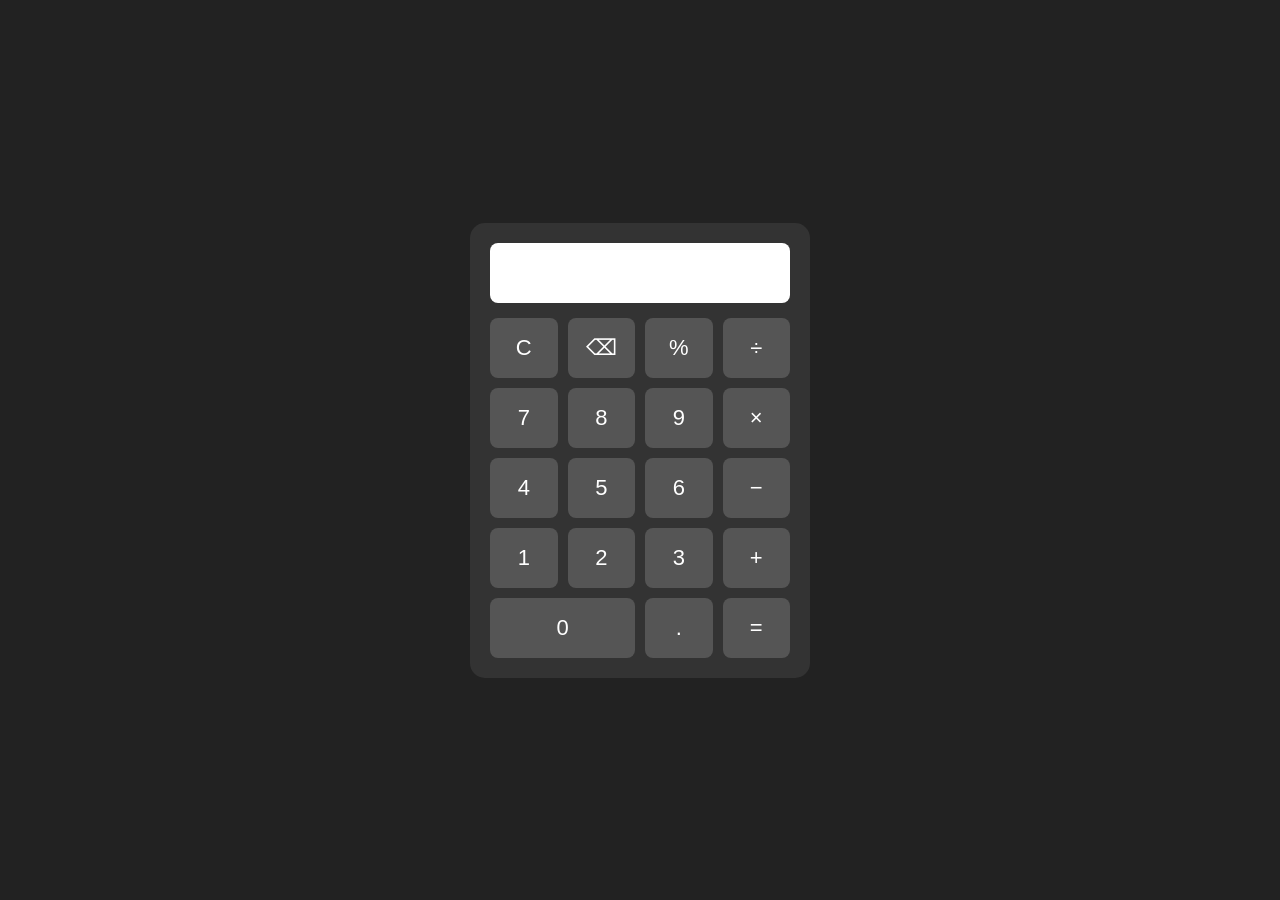
<file: calculator/index.html>
<!DOCTYPE html>
<html>
<head>
    <title>On-Screen Calculator</title>
    <link rel="stylesheet" href="style.css">
</head>

<body>

    <div class="calculator">

        <input type="text" id="display" readonly>

        <div class="buttons">
            <button onclick="clearDisplay()">C</button>
            <button onclick="deleteLast()">⌫</button>
            <button onclick="addToDisplay('%')">%</button>
            <button onclick="addToDisplay('/')">÷</button>

            <button onclick="addToDisplay('7')">7</button>
            <button onclick="addToDisplay('8')">8</button>
            <button onclick="addToDisplay('9')">9</button>
            <button onclick="addToDisplay('*')">×</button>

            <button onclick="addToDisplay('4')">4</button>
            <button onclick="addToDisplay('5')">5</button>
            <button onclick="addToDisplay('6')">6</button>
            <button onclick="addToDisplay('-')">−</button>

            <button onclick="addToDisplay('1')">1</button>
            <button onclick="addToDisplay('2')">2</button>
            <button onclick="addToDisplay('3')">3</button>
            <button onclick="addToDisplay('+')">+</button>

            <button onclick="addToDisplay('0')" class="zero">0</button>
            <button onclick="addToDisplay('.')">.</button>
            <button onclick="calculate()">=</button>
        </div>

    </div>

    <script src="script.js"></script>

</body>
</html>
</file>
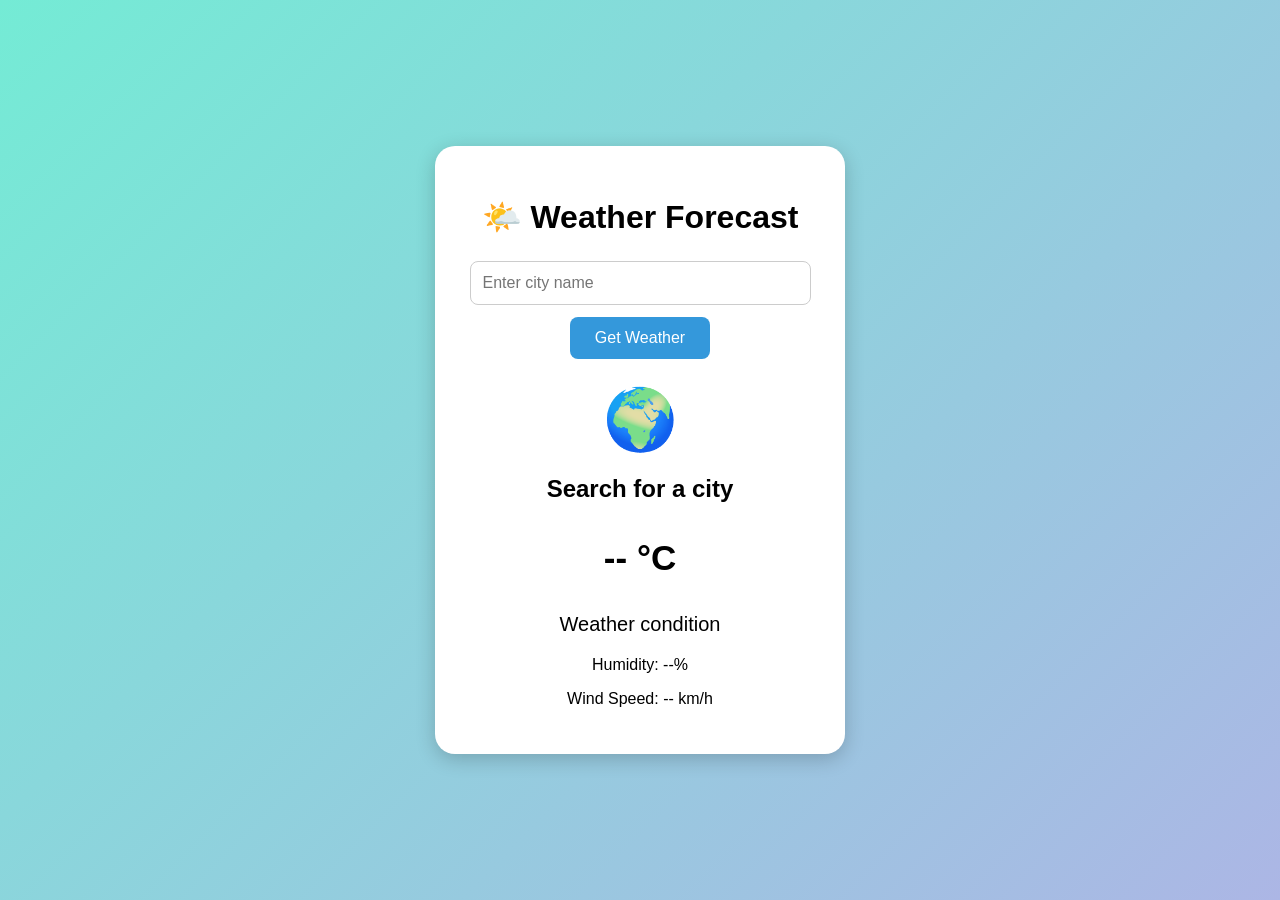
<file: weather /index.html>
<!DOCTYPE html>
<html>
<head>
    <title>Live Weather Forecast</title>
    <link rel="stylesheet" href="style.css">
</head>

<body>

    <div class="weather-app">

        <h1>🌤️ Weather Forecast</h1>

        <input type="text" id="cityInput" placeholder="Enter city name">

        <button id="weatherButton">Get Weather</button>

        <div id="weatherResult">
            <div id="weatherEmoji">🌍</div>
            <h2 id="cityName">Search for a city</h2>
            <p id="temperature">-- °C</p>
            <p id="condition">Weather condition</p>
            <p id="humidity">Humidity: --%</p>
            <p id="wind">Wind Speed: -- km/h</p>
        </div>

        <p id="error"></p>

    </div>

    <script src="script.js"></script>

</body>
</html>
</file>
<file: calculator/style.css>
body {
    margin: 0;
    height: 100vh;
    display: flex;
    justify-content: center;
    align-items: center;
    background-color: #222;
    font-family: Arial, sans-serif;
}

.calculator {
    width: 300px;
    padding: 20px;
    background-color: #333;
    border-radius: 15px;
}

#display {
    width: 100%;
    height: 60px;
    box-sizing: border-box;
    margin-bottom: 15px;
    font-size: 28px;
    text-align: right;
    padding: 10px;
    border: none;
    border-radius: 8px;
    background-color: white;
}

.buttons {
    display: grid;
    grid-template-columns: repeat(4, 1fr);
    gap: 10px;
}

button {
    height: 60px;
    font-size: 22px;
    border: none;
    border-radius: 8px;
    cursor: pointer;
    background-color: #555;
    color: white;
}

button:hover {
    background-color: #666;
}

button:active {
    transform: scale(0.95);
}

.zero {
    grid-column: span 2;
}
</file>
<file: weather /style.css>
body {
    margin: 0;
    height: 100vh;
    display: flex;
    justify-content: center;
    align-items: center;
    font-family: Arial, sans-serif;
    background: linear-gradient(135deg, #74ebd5, #ACB6E5);
}

.weather-app {
    width: 350px;
    padding: 30px;
    text-align: center;
    background-color: white;
    border-radius: 20px;
    box-shadow: 0 5px 20px rgba(0, 0, 0, 0.2);
}

h1 {
    margin-bottom: 25px;
}

input {
    width: 90%;
    padding: 12px;
    font-size: 16px;
    border: 1px solid #ccc;
    border-radius: 8px;
}

button {
    margin-top: 12px;
    padding: 12px 25px;
    font-size: 16px;
    border: none;
    border-radius: 8px;
    background-color: #3498db;
    color: white;
    cursor: pointer;
}

button:hover {
    background-color: #2980b9;
}

#weatherResult {
    margin-top: 25px;
}

#weatherEmoji {
    font-size: 60px;
}

#temperature {
    font-size: 35px;
    font-weight: bold;
}

#condition {
    font-size: 20px;
}

#error {
    color: red;
    margin-top: 15px;
}
</file>
